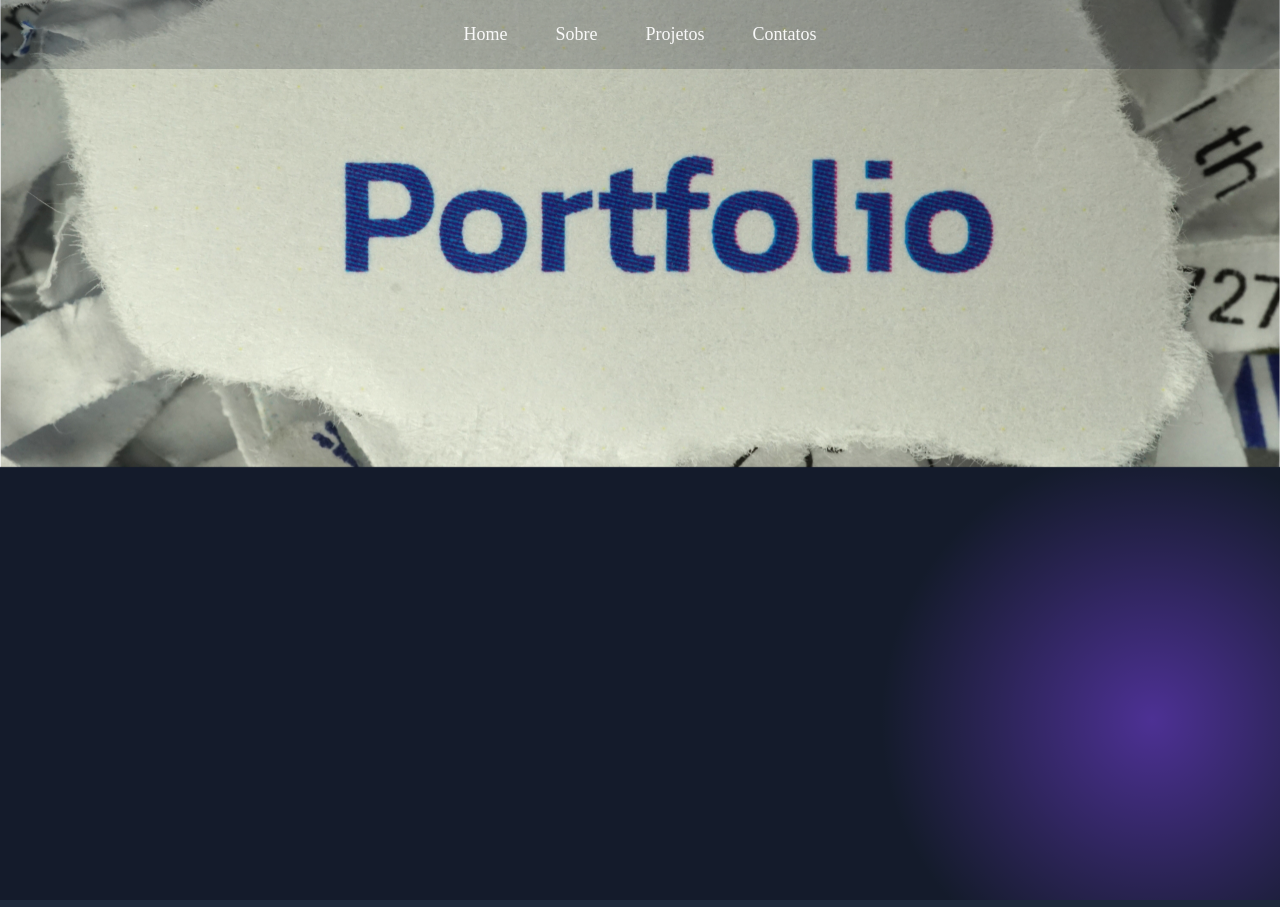
<file: index.html>
<!DOCTYPE html>
<html lang="en">

<head>
    <meta charset="UTF-8">
    <meta name="viewport" content="width=device-width, initial-scale=1.0">
    <link rel="stylesheet" href="style.css">
    <title>portifolio</title>
</head>

<body>

 <div class="particulas"></div>

    <main>

        <nav class="navegacao">
            <ul class="menu">
                <li><a href="index.html" class="menu-link">Home</a></li>
                <li><a href="sobre.html" class="menu-link">Sobre</a></li>
                <li><a href="projetos.html" class="menu-link">Projetos</a></li>
                <li><a href="contatos.html" class="menu-link">Contatos</a></li>
            </ul>
        </nav>


        <img src="./img/portfolio3.png" alt="banner-portifolio" class="banner">

        <a href="sobre.html">
            <div class="botão">
                <div class="container" style="
        --width: 200px;
        --height: 200px;
        --quantity: 10;
        ">

                    <div class="carrosel">
                        <div class="item" style="animation-delay: 1s;"><img src="./img/item1-1.png" alt=""></div>
                        <div class="item" style="animation-delay: 2s;"><img src="./img/item1-2.png" alt=""></div>
                        <div class="item" style="animation-delay: 3s;"><img src="./img/item1-3.png" alt=""></div>
                        <div class="item" style="animation-delay: 4s;"><img src="./img/item1-4.png" alt=""></div>
                        <div class="item" style="animation-delay: 5s;"><img src="./img/item1-5.png" alt=""></div>
                        <div class="item" style="animation-delay: 6s;"><img src="./img/item1-6.png" alt=""></div>
                        <div class="item" style="animation-delay: 7s;"><img src="./img/item1-7.png" alt=""></div>
                        <div class="item" style="animation-delay: 8s;"><img src="./img/item1-8.png" alt=""></div>
                        <div class="item" style="animation-delay: 9s;"><img src="./img/item1-9.png" alt=""></div>
                        <div class="item" style="animation-delay: 10s;"><img src="./img/item1-10.png" alt=""></div>
                    </div>
                </div>
            </div>

        </a>
        <a href="projetos.html">
            <div class="botão">
                <div class="container reverse" style="
        --width: 200px;
        --height: 200px;
        --quantity: 9;
        ">
                    <div class="carrosel">
                        <div class="item2" style="animation-delay: 1s;"><img src="./img/item2-1.png" alt=""></div>
                        <div class="item2" style="animation-delay: 2s;"><img src="./img/item2-2.png" alt=""></div>
                        <div class="item2" style="animation-delay: 3s;"><img src="./img/item2-3.png" alt=""></div>
                        <div class="item2" style="animation-delay: 4s;"><img src="./img/item2-4.png" alt=""></div>
                        <div class="item2" style="animation-delay: 5s;"><img src="./img/item2-5.png" alt=""></div>
                        <div class="item2" style="animation-delay: 6s;"><img src="./img/item2-6.png" alt=""></div>
                        <div class="item2" style="animation-delay: 7s;"><img src="./img/item2-7.png" alt=""></div>
                        <div class="item2" style="animation-delay: 8s;"><img src="./img/item2-8.png" alt=""></div>
                        <div class="item2" style="animation-delay: 9s;"><img src="./img/item2-9.png" alt=""></div>
                    </div>
                </div>
            </div>
        </a>
    </main>





</body>

</html>
</file>
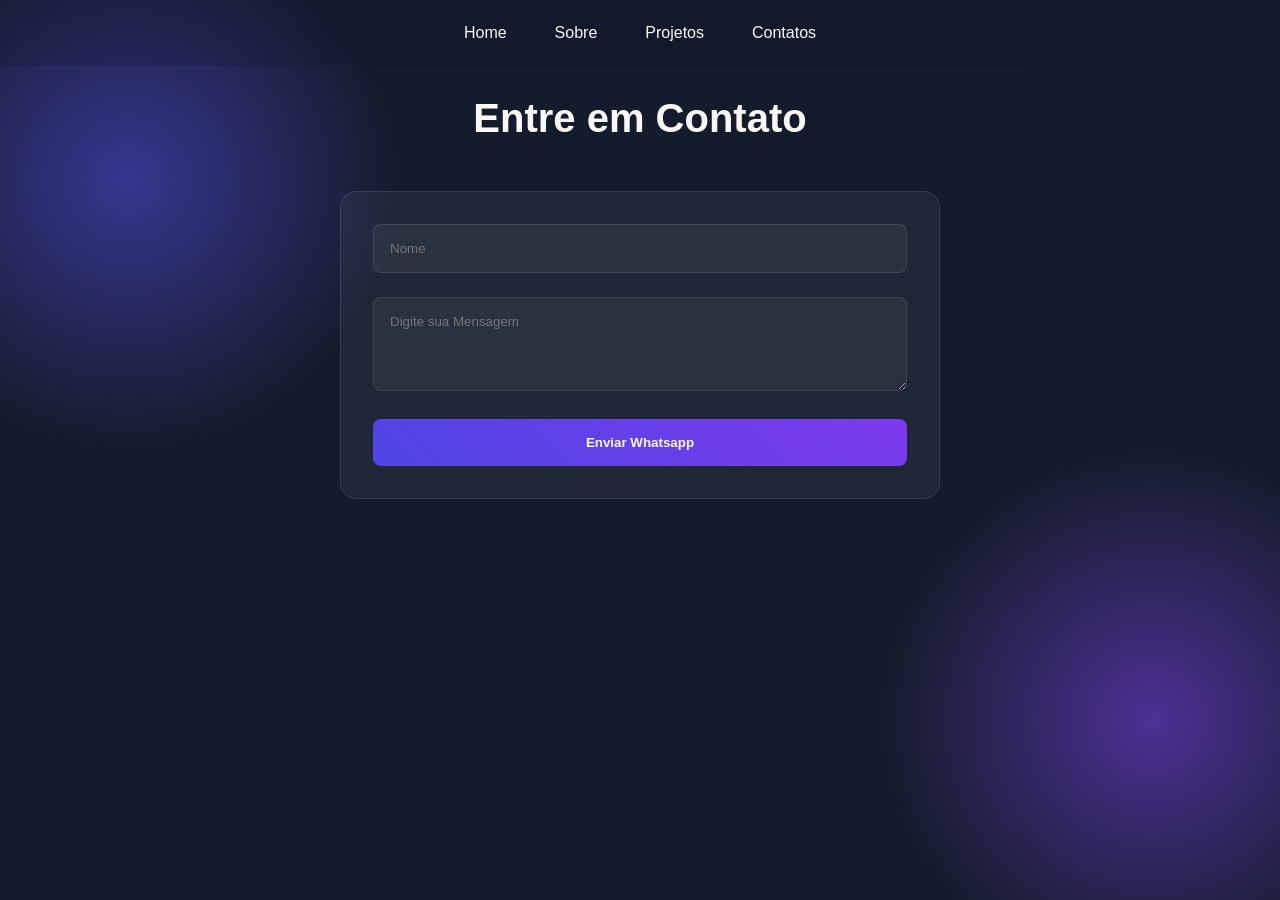
<file: contatos.html>
<!DOCTYPE html>
<html lang="en">

<head>
    <meta charset="UTF-8">
    <meta name="viewport" content="width=device-width, initial-scale=1.0">
    <title>Document</title>
    <link rel="stylesheet" href="index.css">
</head>

<body>

    <div class="particulas"></div>

    <nav class="navegacao">
        <ul class="menu">
            <li><a href="index.html" class="menu-link">Home</a></li>
            <li><a href="sobre.html" class="menu-link">Sobre</a></li>
            <li><a href="projetos.html" class="menu-link">Projetos</a></li>
            <li><a href="contatos.html" class="menu-link">Contatos</a></li>
        </ul>
    </nav>

    <section class="contato">
        <h2 class="contato-titulo">Entre em Contato</h2>
        <form class="formulario-contato" onsubmit="enviarWhats(event)">
            <div class="grupo-form">
                <input placeholder="Nome" class="campo-form" id="nome">
            </div>
            <div class="grupo-form">
                <textarea class="campo-form" placeholder="Digite sua Mensagem" id="mensagem" rows="4"></textarea>
            </div>

            <button type="submit" class="botao-form">Enviar Whatsapp</button>

        </form>
    </section>

    <script>
        function enviarWhats(event) {
            event.preventDefault()

            const nome = document.getElementById('nome').value;
            const mensagem = document.getElementById('mensagem').value;
            const telefone = '5584999223671'

            const texto = `Olá, meu nome é ${nome}, ${mensagem}`
            const msgFormada = encodeURIComponent(texto)

            const url = `https://wa.me/${telefone}?text=${msgFormada}`

            window.open(url, '_blank')
        }
    </script>

</body>

</html>
</file>
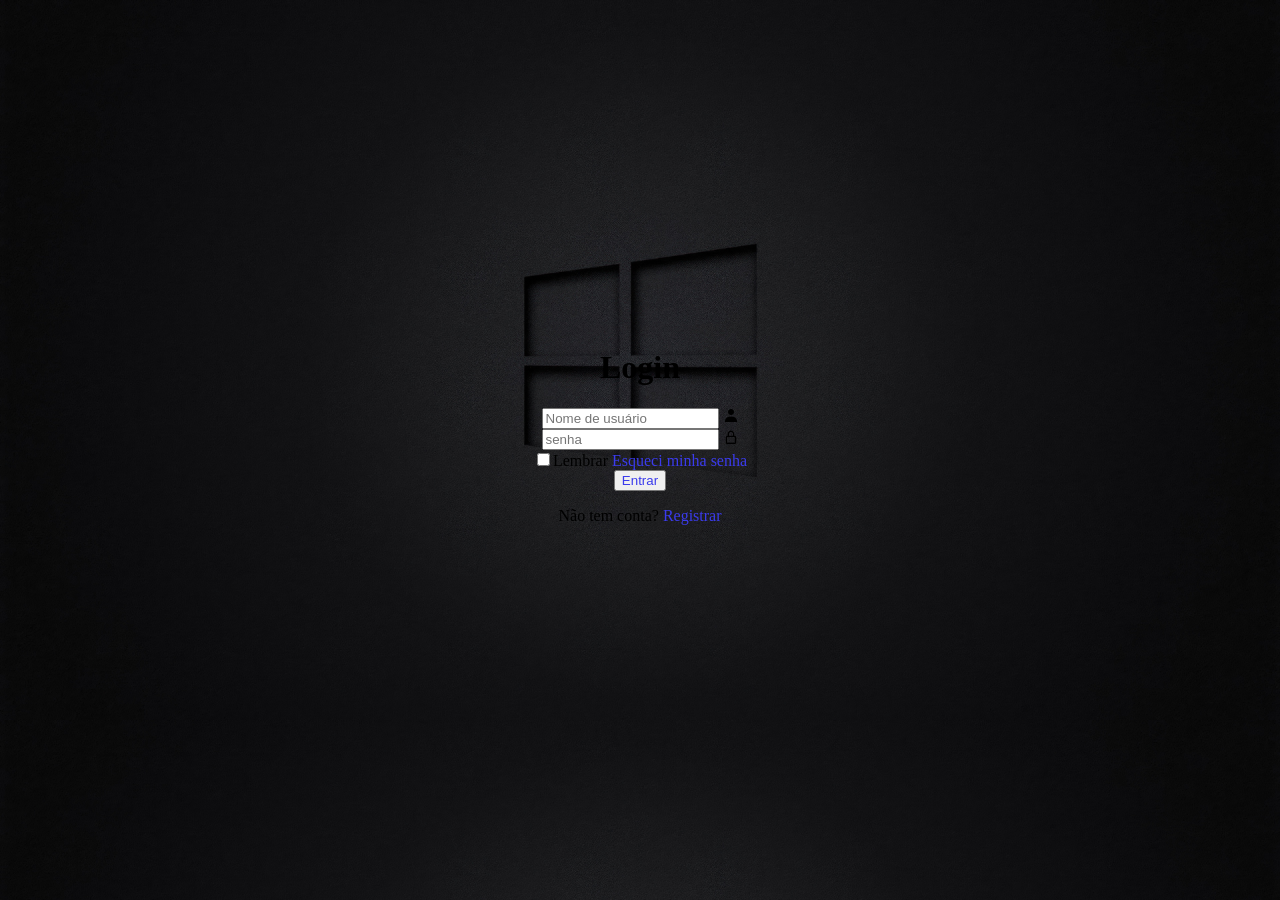
<file: login.html>
<!DOCTYPE html>
<html lang="en">
<head>
    <meta charset="UTF-8">  
    <meta name="viewport" content="width=device-width, initial-scale=1.0">
    <title>teste 01</title>
        <link href='https://unpkg.com/boxicons@2.1.4/css/boxicons.min.css' rel='stylesheet'>
        <link rel="stylesheet" href="login.css">

</head>
<body>

    <div class="formulario">
        <h1>Login</h1> 
        <form >
            <div class="nome">
                <input type="text" placeholder="Nome de usuário" required>
                <i class='bx bxs-user'></i>
            </div>

            <div class="nome">
                <input type="password" placeholder="senha" required>
                <i class='bx bx-lock-alt'></i>
            </div>

            <div>
                <label><input type="checkbox">Lembrar</label>
                <a href="">Esqueci minha senha</a>
            </div>
            
                <button type="submit"; href="https://github.com/">
                    <a href="https://github.com/">Entrar</a>
                </button>
            
                <p>Não tem conta? <a href="">Registrar</a></p>


        </form>
    </div>
</body>
</html>
</file>
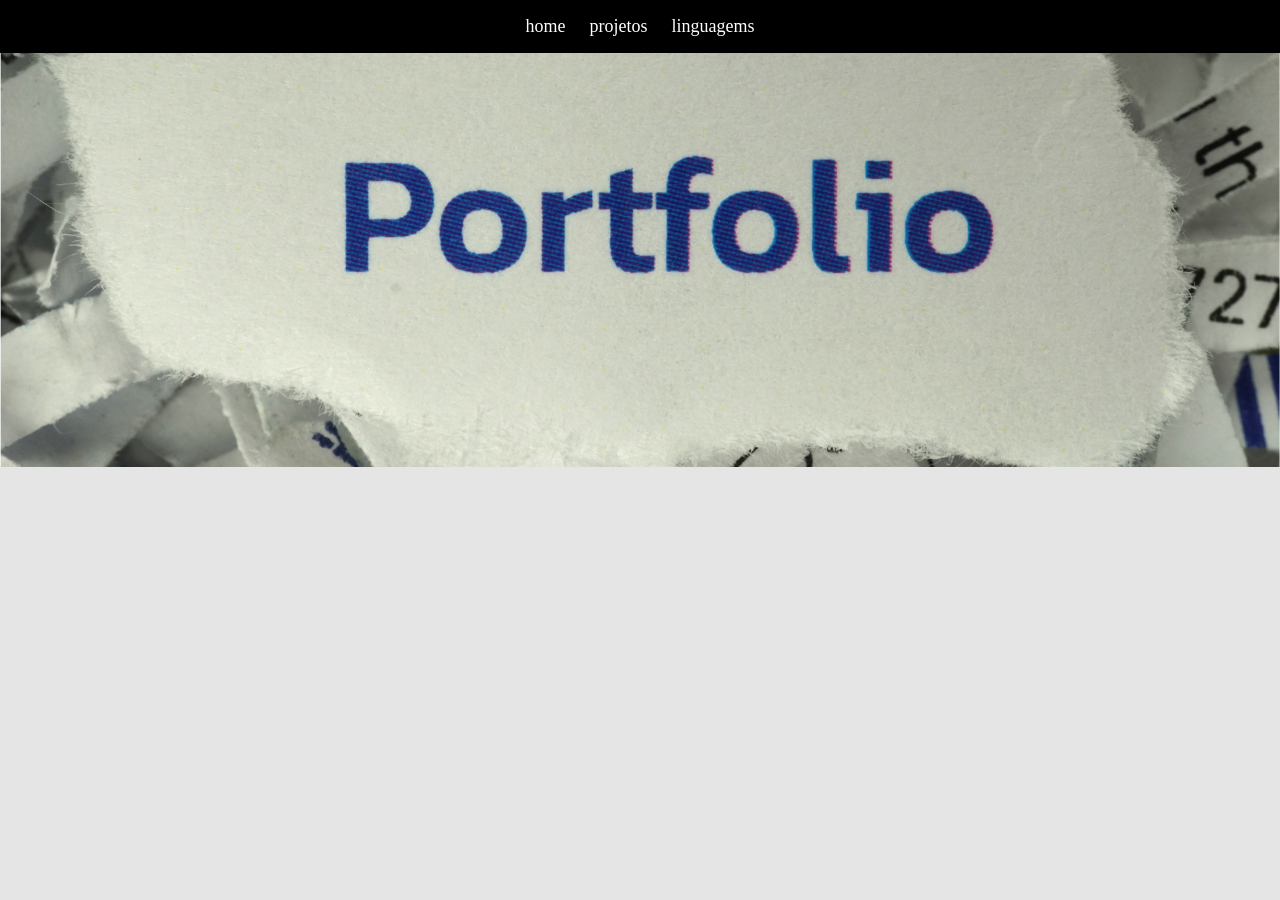
<file: port.html>
<!DOCTYPE html>
<html lang="en">
<head>
    <meta charset="UTF-8">
    <meta name="viewport" content="width=device-width, initial-scale=1.0">
    <link rel="stylesheet" href="port.css">
    <title>portifolio</title>
</head>
<body>
<main>

<nav>
<ul>
    <li>
        <a href="">home</a>
        <a href="">projetos</a>
        <a href="">linguagems</a>

    </li>
</ul>

</nav>


    <img src="./img/portfolio3.png" alt="banner-portifolio" class="banner">

<div class="botão">
    <div class="container" style="
        --width: 200px;
        --height: 200px;
        --quantity: 10;
        ">
        
        <div class="carrosel">
                <div class="item" style="animation-delay: 1s;"><img src="./img/item1-1.png" alt=""></div>
                <div class="item" style="animation-delay: 2s;"><img src="./img/item1-2.png" alt=""></div>
                <div class="item" style="animation-delay: 3s;"><img src="./img/item1-3.png" alt=""></div>
                <div class="item" style="animation-delay: 4s;"><img src="./img/item1-4.png" alt=""></div>
                <div class="item" style="animation-delay: 5s;"><img src="./img/item1-5.png" alt=""></div>
                <div class="item" style="animation-delay: 6s;"><img src="./img/item1-6.png" alt=""></div>
                <div class="item" style="animation-delay: 7s;"><img src="./img/item1-7.png" alt=""></div>
                <div class="item" style="animation-delay: 8s;"><img src="./img/item1-8.png" alt=""></div>
                <div class="item" style="animation-delay: 9s;"><img src="./img/item1-9.png" alt=""></div>
                <div class="item" style="animation-delay: 10s;"><img src="./img/item1-10.png" alt=""></div>
        </div>    
    </div>
</div>
<div class="botão">
    <div class="container reverse"style="
        --width: 200px;
        --height: 200px;
        --quantity: 9;
        ">
        <div class="carrosel">
                <div class="item2" style="animation-delay: 1s;"><img src="./img/item2-1.png" alt=""></div>
                <div class="item2" style="animation-delay: 2s;"><img src="./img/item2-2.png" alt=""></div>
                <div class="item2" style="animation-delay: 3s;"><img src="./img/item2-3.png" alt=""></div>
                <div class="item2" style="animation-delay: 4s;"><img src="./img/item2-4.png" alt=""></div>
                <div class="item2" style="animation-delay: 5s;"><img src="./img/item2-5.png" alt=""></div>
                <div class="item2" style="animation-delay: 6s;"><img src="./img/item2-6.png" alt=""></div>
                <div class="item2" style="animation-delay: 7s;"><img src="./img/item2-7.png" alt=""></div>
                <div class="item2" style="animation-delay: 8s;"><img src="./img/item2-8.png" alt=""></div>
                <div class="item2" style="animation-delay: 9s;"><img src="./img/item2-9.png" alt=""></div>       
        </div>    
    </div>
</div>

</main>




    
</body>
</html>
</file>
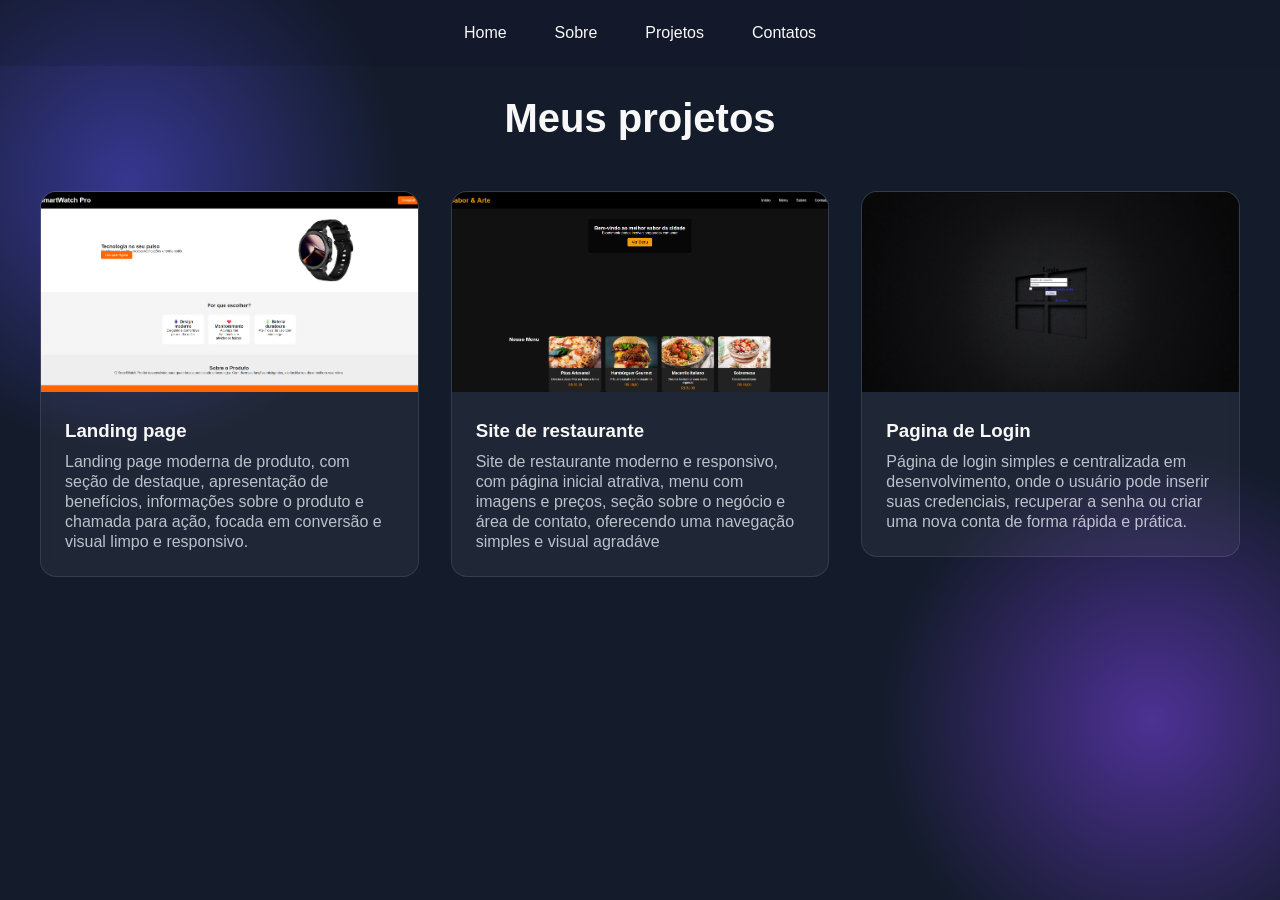
<file: projetos.html>
<!DOCTYPE html>
<html lang="en">

<head>
    <meta charset="UTF-8">
    <meta name="viewport" content="width=device-width, initial-scale=1.0">
    <title>Document</title>
    <link rel="stylesheet" href="index.css">
</head>

<body>

 <div class="particulas"></div>

    <nav class="navegacao">
        <ul class="menu">
            <li><a href="index.html" class="menu-link">Home</a></li>
            <li><a href="sobre.html" class="menu-link">Sobre</a></li>
            <li><a href="projetos.html" class="menu-link">Projetos</a></li>
            <li><a href="contatos.html" class="menu-link">Contatos</a></li>
        </ul>
    </nav>

    <section class="projetos">

        <h2 class="projetos-titulos">Meus projetos</h2>

        <div class="porjetos-caixa">

            <a href="page.html" class="link-projetos">
                <div class="projetos-card">
                    <img src="./img/smart.png" class="projetos-imagem"><img>
                    <div class="caixa-textos-projeto">
                        <h3 class="info-projetos">Landing page</h3>
                        <p class="paragrafo-projetos">Landing page moderna de produto, com seção de destaque,
                            apresentação
                            de benefícios, informações sobre o produto e chamada para ação, focada em conversão e visual
                            limpo e responsivo.</p>
                    </div>
                </div>
            </a>


            <a href="restaurante.html" class="link-projetos">
                <div class="projetos-card">
                    <img src="./img/Captura de tela 2026-04-12 095309.png " class="projetos-imagem"><img>
                    <div class="caixa-textos-projeto">
                        <h3 class="info-projetos">Site de restaurante</h3>
                        <p class="paragrafo-projetos">Site de restaurante moderno e responsivo, com página inicial
                            atrativa,
                            menu com imagens e preços, seção sobre o negócio e área de contato, oferecendo uma navegação
                            simples e visual agradáve </p>
                    </div>
                </div>
            </a>


            <a href="login.html" class="link-projetos">
                <div class="projetos-card">
                    <img src="./img/img.png" class="projetos-imagem"><img>
                    <div class="caixa-textos-projeto">
                        <h3 class="info-projetos">Pagina de Login</h3>
                        <p class="paragrafo-projetos">Página de login simples e centralizada em desenvolvimento, onde o
                            usuário pode inserir suas credenciais, recuperar a senha ou criar uma nova conta de forma
                            rápida e prática.</p>
                    </div>
                </div>
            </a>

        </div>
    </section>

</body>

</html>
</file>
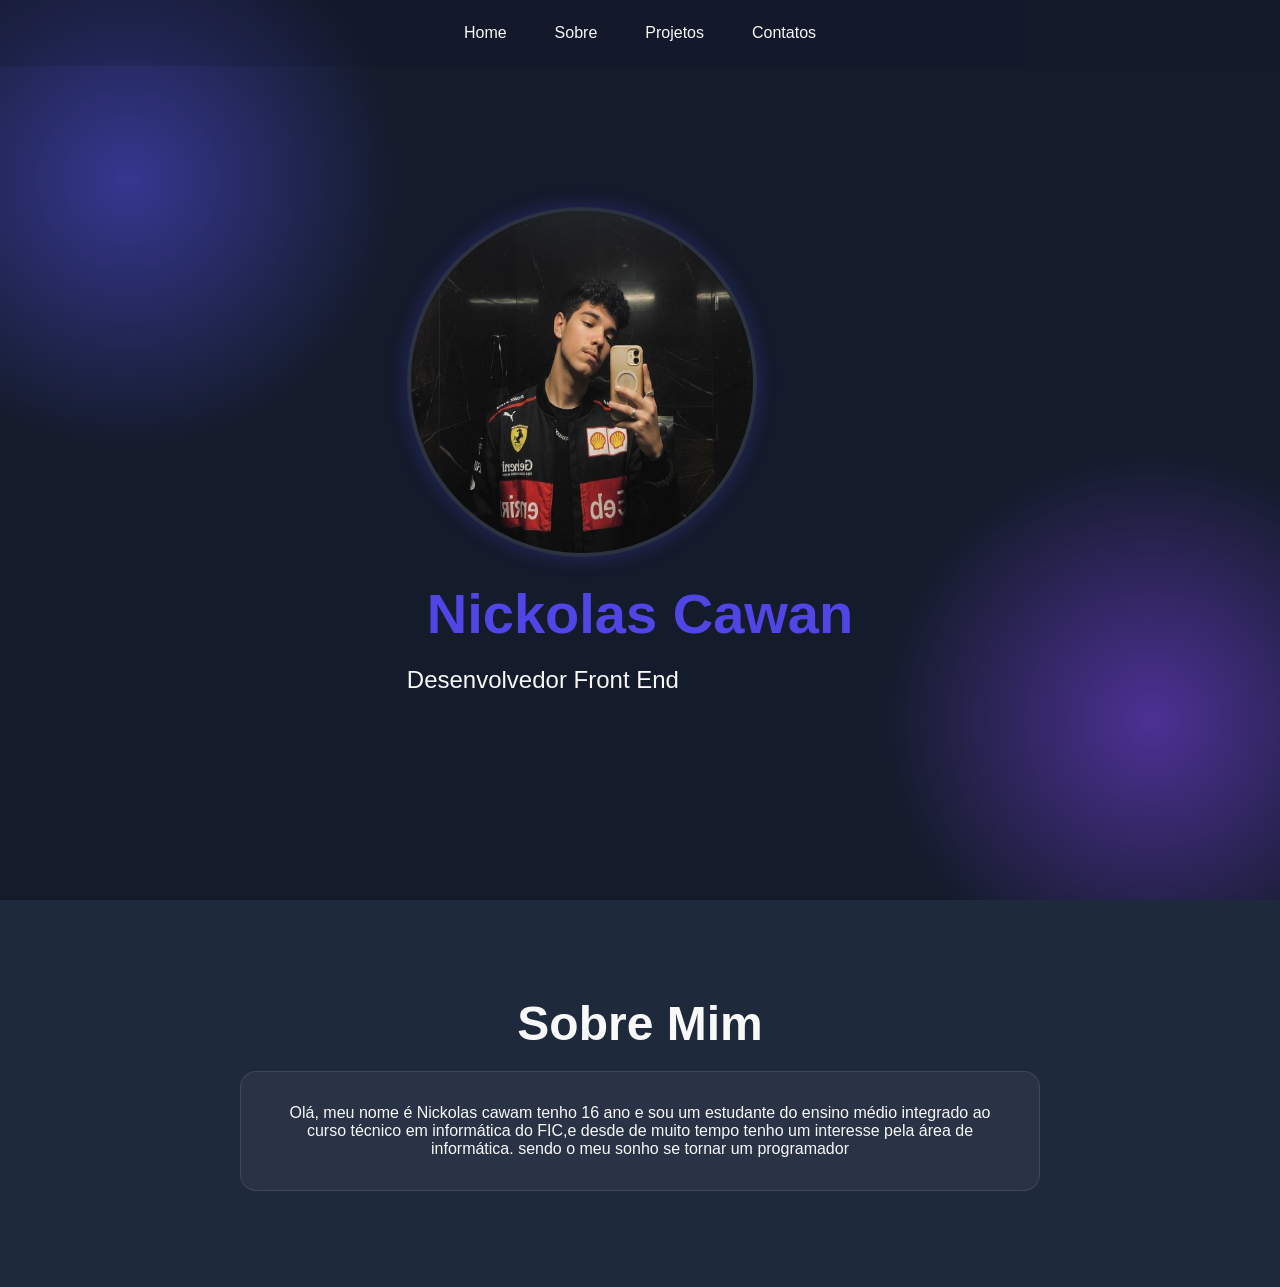
<file: sobre.html>
<!DOCTYPE html>
<html lang="en">

<head>
    <meta charset="UTF-8">
    <meta name="viewport" content="width=device-width, initial-scale=1.0">
    <title>Document</title>
    <link rel="stylesheet" href="index.css">
</head>

<body>

     <div class="particulas"></div>

    <nav class="navegacao">
        <ul class="menu">
            <li><a href="index.html" class="menu-link">Home</a></li>
            <li><a href="sobre.html" class="menu-link">Sobre</a></li>
            <li><a href="projetos.html" class="menu-link">Projetos</a></li>
            <li><a href="contatos.html" class="menu-link">Contatos</a></li>
        </ul>
    </nav>

    <main id="inicio" class="cabecalho">
        <div>
            <img src="./img/WhatsApp Image 2026-01-15 at 21.42.49.jpeg" alt="" class="foto-perfil">
            <h1>Nickolas Cawan</h1>
            <p class="cabecalho-sub-titulo">Desenvolvedor Front End</p>
        </div>
    </main>

    <section id="sobre" class="sobre">
        <h2 class="sobre-titulo">Sobre Mim</h2>
        <div class="sobre-caixa">
            <p class="sobre-paragrafo">
                Olá, meu nome é Nickolas cawam tenho 16 ano e sou um estudante do ensino médio integrado ao curso
                técnico em informática do FIC,e desde de muito tempo tenho um interesse pela área de informática. sendo
                o meu sonho se tornar um programador
            </p>
        </div>
    </section>

</body>

</html>
</file>
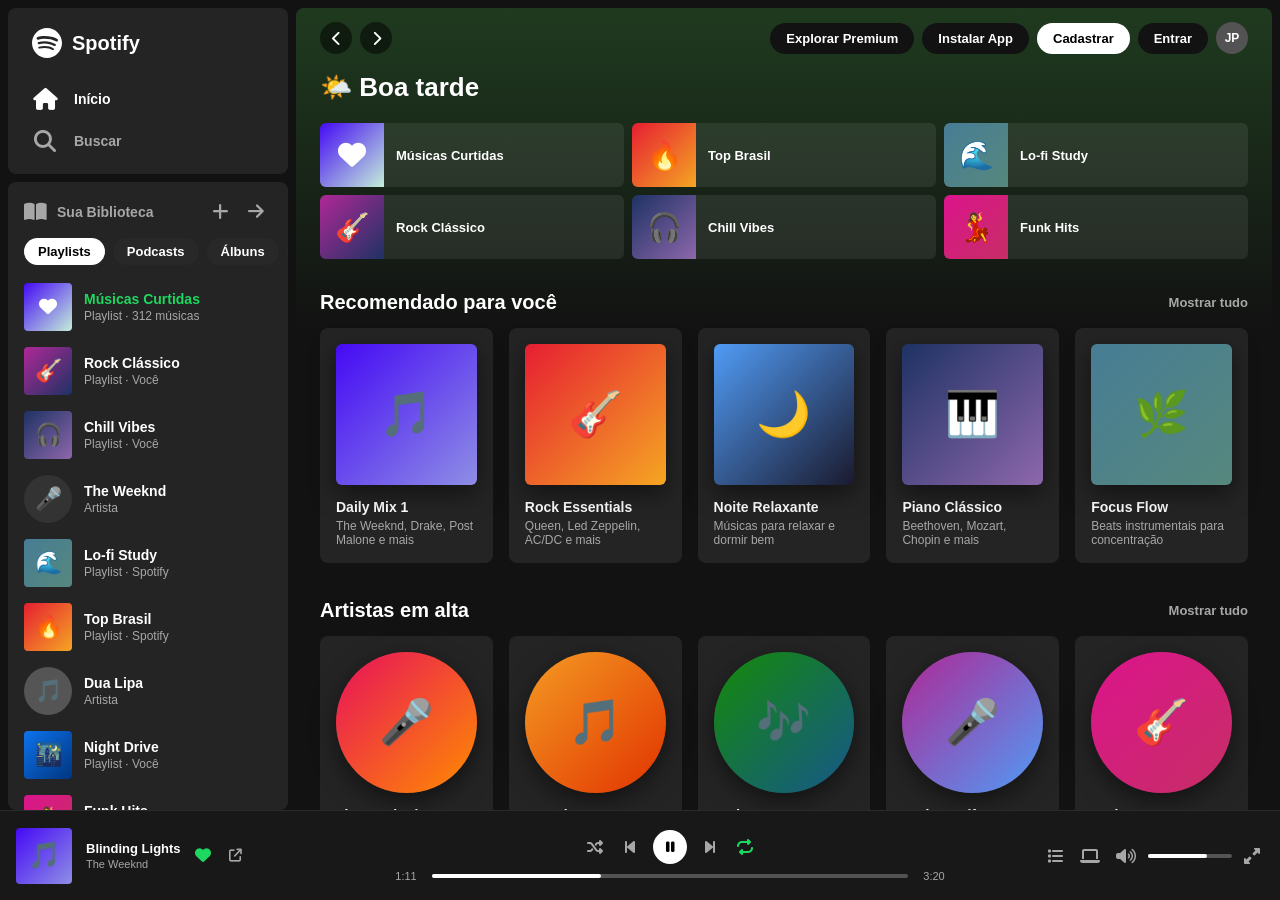
<file: spoty.html>
<!DOCTYPE html>
<html lang="pt-BR">
<head>
  <meta charset="UTF-8" />
  <meta name="viewport" content="width=device-width, initial-scale=1.0" />
  <title>Spotify Clone</title>
  <link rel="stylesheet" href="https://cdnjs.cloudflare.com/ajax/libs/font-awesome/6.5.0/css/all.min.css" />
  
  <style>
    * { margin: 0; padding: 0; box-sizing: border-box; }

    :root {
      --bg-base: #121212;
      --bg-elevated: #242424;
      --bg-elevated-h: #2a2a2a;
      --text-base: #fff;
      --text-sub: #a7a7a7;
      --green: #1ed760;
      --deco: #282828;
      --sidebar-w: 280px;
      --player-h: 90px;
    }

    body {
      font-family: 'Helvetica Neue', Helvetica, Arial, sans-serif;
      background: var(--bg-base);
      color: var(--text-base);
      height: 100vh;
      display: flex;
      flex-direction: column;
      overflow: hidden;
    }

    /* ── LAYOUT ── */
    .layout {
      display: flex;
      flex: 1;
      overflow: hidden;
      gap: 8px;
      padding: 8px 8px 0;
    }

    /* ── SIDEBAR ── */
    .sidebar {
      width: var(--sidebar-w);
      display: flex;
      flex-direction: column;
      gap: 8px;
      flex-shrink: 0;
    }

    .sidebar-top {
      background: var(--bg-elevated);
      border-radius: 8px;
      padding: 20px 12px 12px;
    }

    .logo {
      display: flex;
      align-items: center;
      gap: 10px;
      padding: 0 12px 20px;
      cursor: pointer;
    }

    .logo svg { width: 30px; height: 30px; fill: #fff; }
    .logo span { font-size: 20px; font-weight: 700; }

    .nav-item {
      display: flex;
      align-items: center;
      gap: 16px;
      padding: 10px 12px;
      border-radius: 6px;
      color: var(--text-sub);
      font-weight: 700;
      font-size: 14px;
      cursor: pointer;
      transition: color .2s;
      text-decoration: none;
    }
    .nav-item:hover, .nav-item.active { color: #fff; }
    .nav-item i { font-size: 22px; width: 26px; text-align: center; }

    /* ── LIBRARY ── */
    .library {
      background: var(--bg-elevated);
      border-radius: 8px;
      flex: 1;
      overflow: hidden;
      display: flex;
      flex-direction: column;
    }

    .lib-header {
      display: flex;
      align-items: center;
      justify-content: space-between;
      padding: 14px 16px 6px;
    }

    .lib-header-left {
      display: flex;
      align-items: center;
      gap: 10px;
      color: var(--text-sub);
      font-weight: 700;
      font-size: 14px;
      cursor: pointer;
    }
    .lib-header-left:hover { color: #fff; }
    .lib-header-left i { font-size: 20px; }

    .lib-actions { display: flex; gap: 4px; }

    .icon-btn {
      background: none;
      border: none;
      color: var(--text-sub);
      font-size: 18px;
      cursor: pointer;
      width: 32px; height: 32px;
      border-radius: 50%;
      display: flex; align-items: center; justify-content: center;
      transition: color .2s, background .2s;
    }
    .icon-btn:hover { color: #fff; background: rgba(255,255,255,.1); }

    .lib-filter {
      display: flex;
      gap: 8px;
      padding: 4px 16px 10px;
      overflow-x: auto;
    }
    .lib-filter::-webkit-scrollbar { display: none; }

    .chip {
      background: var(--deco);
      color: #fff;
      border: none;
      border-radius: 20px;
      padding: 6px 14px;
      font-size: 13px;
      font-weight: 600;
      cursor: pointer;
      white-space: nowrap;
      transition: background .2s;
    }
    .chip:hover { background: #333; }
    .chip.active { background: #fff; color: #000; }

    .lib-list {
      overflow-y: auto;
      flex: 1;
      padding: 0 8px 8px;
    }
    .lib-list::-webkit-scrollbar { width: 4px; }
    .lib-list::-webkit-scrollbar-thumb { background: rgba(255,255,255,.15); border-radius: 4px; }

    .lib-item {
      display: flex;
      align-items: center;
      gap: 12px;
      padding: 8px;
      border-radius: 6px;
      cursor: pointer;
      transition: background .2s;
    }
    .lib-item:hover { background: rgba(255,255,255,.07); }

    .lib-thumb {
      width: 48px; height: 48px;
      border-radius: 4px;
      display: flex; align-items: center; justify-content: center;
      font-size: 22px;
      flex-shrink: 0;
    }
    .lib-thumb.round { border-radius: 50%; }

    .lib-info { overflow: hidden; }

    .lib-name {
      font-size: 14px; font-weight: 600;
      white-space: nowrap; overflow: hidden; text-overflow: ellipsis;
    }
    .lib-name.green { color: var(--green); }

    .lib-sub {
      font-size: 12px; color: var(--text-sub);
      margin-top: 2px;
      white-space: nowrap; overflow: hidden; text-overflow: ellipsis;
    }

    /* ── MAIN ── */
    .main {
      flex: 1;
      background: linear-gradient(180deg, #1f3a1f 0%, var(--bg-base) 40%);
      border-radius: 8px;
      overflow-y: auto;
    }
    .main::-webkit-scrollbar { width: 6px; }
    .main::-webkit-scrollbar-thumb { background: rgba(255,255,255,.15); border-radius: 4px; }

    /* ── TOPBAR ── */
    .topbar {
      position: sticky; top: 0; z-index: 10;
      display: flex; align-items: center; justify-content: space-between;
      padding: 14px 24px;
    }

    .topbar-nav { display: flex; gap: 8px; }

    .top-btn {
      background: rgba(0,0,0,.5);
      border: none; color: #fff;
      width: 32px; height: 32px;
      border-radius: 50%; font-size: 15px;
      cursor: pointer;
      display: flex; align-items: center; justify-content: center;
      transition: background .2s;
    }
    .top-btn:hover { background: rgba(0,0,0,.7); }

    .topbar-right { display: flex; align-items: center; gap: 8px; }

    .pill {
      background: var(--bg-base);
      border: none; color: #fff;
      font-size: 13px; font-weight: 700;
      padding: 8px 16px;
      border-radius: 20px;
      cursor: pointer;
      transition: background .2s, transform .1s;
    }
    .pill:hover { background: #333; transform: scale(1.03); }
    .pill.white { background: #fff; color: #000; }
    .pill.white:hover { background: #e8e8e8; }

    .avatar {
      width: 32px; height: 32px;
      background: #535353;
      border-radius: 50%;
      display: flex; align-items: center; justify-content: center;
      font-size: 12px; font-weight: 700;
      cursor: pointer;
      transition: background .2s;
    }
    .avatar:hover { background: #666; }

    /* ── PAGE ── */
    .page { padding: 0 24px 32px; }

    h1.greeting { font-size: 26px; font-weight: 700; margin: 4px 0 20px; }

    .sec-title {
      font-size: 20px; font-weight: 700;
      margin-bottom: 14px;
      display: flex; justify-content: space-between; align-items: center;
    }
    .sec-title a {
      color: var(--text-sub); font-size: 13px; font-weight: 700;
      text-decoration: none;
    }
    .sec-title a:hover { color: #fff; text-decoration: underline; }

    /* ── QUICK GRID ── */
    .quick-grid {
      display: grid;
      grid-template-columns: repeat(3, 1fr);
      gap: 8px;
      margin-bottom: 32px;
    }

    .quick-item {
      background: rgba(255,255,255,.08);
      border-radius: 6px;
      display: flex; align-items: center; gap: 12px;
      cursor: pointer; overflow: hidden;
      transition: background .2s;
      position: relative;
    }
    .quick-item:hover { background: rgba(255,255,255,.15); }
    .quick-item:hover .q-play { opacity: 1; transform: translateY(0); }

    .quick-thumb {
      width: 64px; height: 64px;
      flex-shrink: 0;
      display: flex; align-items: center; justify-content: center;
      font-size: 28px;
    }

    .quick-label {
      font-size: 13px; font-weight: 700;
      flex: 1; padding-right: 4px;
    }

    .q-play {
      width: 40px; height: 40px;
      background: var(--green);
      border-radius: 50%;
      display: flex; align-items: center; justify-content: center;
      font-size: 16px; color: #000;
      margin-right: 12px;
      opacity: 0; transform: translateY(4px);
      transition: opacity .2s, transform .2s;
      box-shadow: 0 8px 24px rgba(0,0,0,.5);
      flex-shrink: 0;
    }

    /* ── CARDS GRID ── */
    .cards-grid {
      display: grid;
      grid-template-columns: repeat(5, 1fr);
      gap: 16px;
      margin-bottom: 36px;
    }

    .card {
      background: var(--bg-elevated);
      border-radius: 8px;
      padding: 16px;
      cursor: pointer;
      transition: background .2s;
      position: relative;
    }
    .card:hover { background: var(--bg-elevated-h); }
    .card:hover .c-play { opacity: 1; transform: translateY(0); }

    .card-thumb {
      width: 100%; aspect-ratio: 1;
      border-radius: 6px;
      margin-bottom: 14px;
      display: flex; align-items: center; justify-content: center;
      font-size: 44px;
      position: relative;
      box-shadow: 0 8px 24px rgba(0,0,0,.5);
      overflow: hidden;
    }
    .card-thumb.round { border-radius: 50%; }

    .c-play {
      position: absolute; bottom: 8px; right: 8px;
      width: 48px; height: 48px;
      background: var(--green);
      border-radius: 50%;
      display: flex; align-items: center; justify-content: center;
      font-size: 20px; color: #000;
      opacity: 0; transform: translateY(8px);
      transition: opacity .2s, transform .2s;
      box-shadow: 0 8px 24px rgba(0,0,0,.5);
    }

    .card-name {
      font-size: 14px; font-weight: 700;
      margin-bottom: 4px;
      white-space: nowrap; overflow: hidden; text-overflow: ellipsis;
    }

    .card-desc {
      font-size: 12px; color: var(--text-sub);
      display: -webkit-box;
      -webkit-line-clamp: 2;
      -webkit-box-orient: vertical;
      overflow: hidden;
    }

    /* Gradients */
    .g1 { background: linear-gradient(135deg,#450af5,#8e8ee5); }
    .g2 { background: linear-gradient(135deg,#e61e32,#f5a623); }
    .g3 { background: linear-gradient(135deg,#509bf5,#1a1a2e); }
    .g4 { background: linear-gradient(135deg,#1e3264,#8d67ab); }
    .g5 { background: linear-gradient(135deg,#477d95,#56887d); }
    .g6 { background: linear-gradient(135deg,#e8115b,#ff8c00); }
    .g7 { background: linear-gradient(135deg,#f59b23,#e13300); }
    .g8 { background: linear-gradient(135deg,#148a08,#16578a); }
    .g9 { background: linear-gradient(135deg,#af2896,#509bf5); }
    .g10 { background: linear-gradient(135deg,#dc148c,#c62e65); }
    .g11 { background: linear-gradient(135deg,#b02897,#1e3264); }
    .g12 { background: linear-gradient(135deg,#0d73ec,#003580); }

    /* ── PLAYER ── */
    .player {
      height: var(--player-h);
      background: #181818;
      border-top: 1px solid #2a2a2a;
      display: flex; align-items: center;
      padding: 0 16px; gap: 16px;
      flex-shrink: 0;
    }

    .p-left {
      display: flex; align-items: center; gap: 14px;
      width: 280px; min-width: 180px;
    }

    .p-thumb {
      width: 56px; height: 56px;
      border-radius: 4px;
      display: flex; align-items: center; justify-content: center;
      font-size: 26px; flex-shrink: 0;
    }

    .p-info { overflow: hidden; }

    .p-name {
      font-size: 13px; font-weight: 600;
      white-space: nowrap; overflow: hidden; text-overflow: ellipsis;
      cursor: pointer;
    }
    .p-name:hover { text-decoration: underline; }

    .p-artist {
      font-size: 11px; color: var(--text-sub);
      margin-top: 2px;
      white-space: nowrap; overflow: hidden; text-overflow: ellipsis;
      cursor: pointer;
    }
    .p-artist:hover { text-decoration: underline; color: #fff; }

    .p-like {
      font-size: 16px; color: var(--text-sub);
      cursor: pointer; flex-shrink: 0;
      transition: color .2s, transform .15s;
      border: none; background: none;
    }
    .p-like:hover { color: #fff; transform: scale(1.1); }
    .p-like.liked { color: var(--green); }

    .p-center {
      flex: 1;
      display: flex; flex-direction: column; align-items: center; gap: 6px;
    }

    .p-controls {
      display: flex; align-items: center; gap: 14px;
    }

    .ctrl {
      background: none; border: none;
      color: var(--text-sub); font-size: 16px;
      cursor: pointer; padding: 4px;
      border-radius: 50%;
      display: flex; align-items: center; justify-content: center;
      transition: color .2s, transform .15s;
    }
    .ctrl:hover { color: #fff; transform: scale(1.07); }
    .ctrl.on { color: var(--green); }

    .play-btn {
      background: #fff; color: #000;
      width: 34px; height: 34px;
      border-radius: 50%; border: none;
      font-size: 14px; cursor: pointer;
      display: flex; align-items: center; justify-content: center;
      transition: transform .15s, background .2s;
    }
    .play-btn:hover { transform: scale(1.07); background: #ddd; }

    .p-bar {
      display: flex; align-items: center; gap: 10px;
      width: 100%; max-width: 560px;
    }

    .p-time {
      font-size: 11px; color: var(--text-sub);
      width: 32px; text-align: center; flex-shrink: 0;
    }

    .track-bar {
      flex: 1; height: 4px;
      background: #535353;
      border-radius: 2px; cursor: pointer; position: relative;
    }
    .track-fill {
      height: 100%; background: #fff;
      border-radius: 2px; width: 35%; position: relative;
      transition: background .2s;
    }
    .track-bar:hover .track-fill { background: var(--green); }
    .track-dot {
      width: 12px; height: 12px; background: #fff;
      border-radius: 50%;
      position: absolute; right: -6px; top: 50%;
      transform: translateY(-50%);
      opacity: 0; transition: opacity .2s;
    }
    .track-bar:hover .track-dot { opacity: 1; }

    .p-right {
      display: flex; align-items: center; gap: 8px;
      width: 220px; justify-content: flex-end; min-width: 160px;
    }

    .vol-bar {
      width: 90px; height: 4px;
      background: #535353; border-radius: 2px;
      cursor: pointer; position: relative;
    }
    .vol-fill {
      height: 100%; background: #fff; border-radius: 2px; width: 70%;
      transition: background .2s; position: relative;
    }
    .vol-bar:hover .vol-fill { background: var(--green); }
    .vol-dot {
      width: 12px; height: 12px; background: #fff;
      border-radius: 50%;
      position: absolute; right: -6px; top: 50%;
      transform: translateY(-50%);
      opacity: 0; transition: opacity .2s;
    }
    .vol-bar:hover .vol-dot { opacity: 1; }
  </style>
</head>
<body>

<div class="layout">

  <!-- ── SIDEBAR ── -->
  <aside class="sidebar">

    <div class="sidebar-top">
      <div class="logo">
        <svg viewBox="0 0 24 24"><path d="M12 0C5.4 0 0 5.4 0 12s5.4 12 12 12 12-5.4 12-12S18.66 0 12 0zm5.521 17.34c-.24.359-.66.48-1.021.24-2.82-1.74-6.36-2.101-10.561-1.141-.418.122-.779-.179-.899-.539-.12-.421.18-.78.54-.9 4.56-1.021 8.52-.6 11.64 1.32.42.18.479.659.301 1.02zm1.44-3.3c-.301.42-.841.6-1.262.3-3.239-1.98-8.159-2.58-11.939-1.38-.479.12-1.02-.12-1.14-.6-.12-.48.12-1.021.6-1.141C9.6 9.9 15 10.561 18.72 12.84c.361.181.54.78.241 1.2zm.12-3.36C15.24 8.4 8.82 8.16 5.16 9.301c-.6.179-1.2-.181-1.38-.721-.18-.601.18-1.2.72-1.381 4.26-1.26 11.28-1.02 15.721 1.621.539.3.719 1.02.419 1.56-.299.421-1.02.599-1.559.3z"/></svg>
        <span>Spotify</span>
      </div>
      <nav>
        <a class="nav-item active" href="#"><i class="fa-solid fa-house"></i> Início</a>
        <a class="nav-item" href="#"><i class="fa-solid fa-magnifying-glass"></i> Buscar</a>
      </nav>
    </div>

    <div class="library">
      <div class="lib-header">
        <div class="lib-header-left">
          <i class="fa-solid fa-book-open"></i>
          <span>Sua Biblioteca</span>
        </div>
        <div class="lib-actions">
          <button class="icon-btn"><i class="fa-solid fa-plus"></i></button>
          <button class="icon-btn"><i class="fa-solid fa-arrow-right"></i></button>
        </div>
      </div>

      <div class="lib-filter">
        <button class="chip active">Playlists</button>
        <button class="chip">Podcasts</button>
        <button class="chip">Álbuns</button>
        <button class="chip">Artistas</button>
      </div>

      <div class="lib-list">
        <!-- Liked Songs -->
        <div class="lib-item">
          <div class="lib-thumb" style="background:linear-gradient(135deg,#450af5,#c4efd9)">
            <i class="fa-solid fa-heart" style="color:#fff;font-size:18px"></i>
          </div>
          <div class="lib-info">
            <div class="lib-name green">Músicas Curtidas</div>
            <div class="lib-sub">Playlist · 312 músicas</div>
          </div>
        </div>
        <div class="lib-item">
          <div class="lib-thumb g11">🎸</div>
          <div class="lib-info"><div class="lib-name">Rock Clássico</div><div class="lib-sub">Playlist · Você</div></div>
        </div>
        <div class="lib-item">
          <div class="lib-thumb g4">🎧</div>
          <div class="lib-info"><div class="lib-name">Chill Vibes</div><div class="lib-sub">Playlist · Você</div></div>
        </div>
        <div class="lib-item">
          <div class="lib-thumb round" style="background:#333">🎤</div>
          <div class="lib-info"><div class="lib-name">The Weeknd</div><div class="lib-sub">Artista</div></div>
        </div>
        <div class="lib-item">
          <div class="lib-thumb g5">🌊</div>
          <div class="lib-info"><div class="lib-name">Lo-fi Study</div><div class="lib-sub">Playlist · Spotify</div></div>
        </div>
        <div class="lib-item">
          <div class="lib-thumb g2">🔥</div>
          <div class="lib-info"><div class="lib-name">Top Brasil</div><div class="lib-sub">Playlist · Spotify</div></div>
        </div>
        <div class="lib-item">
          <div class="lib-thumb round" style="background:#555">🎵</div>
          <div class="lib-info"><div class="lib-name">Dua Lipa</div><div class="lib-sub">Artista</div></div>
        </div>
        <div class="lib-item">
          <div class="lib-thumb g12">🌃</div>
          <div class="lib-info"><div class="lib-name">Night Drive</div><div class="lib-sub">Playlist · Você</div></div>
        </div>
        <div class="lib-item">
          <div class="lib-thumb g10">💃</div>
          <div class="lib-info"><div class="lib-name">Funk Hits</div><div class="lib-sub">Playlist · Spotify</div></div>
        </div>
        <div class="lib-item">
          <div class="lib-thumb g8">💪</div>
          <div class="lib-info"><div class="lib-name">Workout Mix</div><div class="lib-sub">Playlist · Você</div></div>
        </div>
        <div class="lib-item">
          <div class="lib-thumb round" style="background:#404040">🎹</div>
          <div class="lib-info"><div class="lib-name">Coldplay</div><div class="lib-sub">Artista</div></div>
        </div>
        <div class="lib-item">
          <div class="lib-thumb g9">🎸</div>
          <div class="lib-info"><div class="lib-name">Pop Português</div><div class="lib-sub">Playlist · Spotify</div></div>
        </div>
      </div>
    </div>

  </aside>

  <!-- ── MAIN ── -->
  <main class="main">

    <div class="topbar">
      <div class="topbar-nav">
        <button class="top-btn"><i class="fa-solid fa-chevron-left"></i></button>
        <button class="top-btn"><i class="fa-solid fa-chevron-right"></i></button>
      </div>
      <div class="topbar-right">
        <button class="pill">Explorar Premium</button>
        <button class="pill">Instalar App</button>
        <button class="pill white">Cadastrar</button>
        <button class="pill">Entrar</button>
        <div class="avatar">JP</div>
      </div>
    </div>

    <div class="page">
      <h1 class="greeting">🌤️ Boa tarde</h1>

      <!-- Quick picks -->
      <div class="quick-grid">
        <div class="quick-item">
          <div class="quick-thumb" style="background:linear-gradient(135deg,#450af5,#c4efd9)"><i class="fa-solid fa-heart" style="color:#fff"></i></div>
          <span class="quick-label">Músicas Curtidas</span>
          <div class="q-play"><i class="fa-solid fa-play"></i></div>
        </div>
        <div class="quick-item">
          <div class="quick-thumb g2">🔥</div>
          <span class="quick-label">Top Brasil</span>
          <div class="q-play"><i class="fa-solid fa-play"></i></div>
        </div>
        <div class="quick-item">
          <div class="quick-thumb g5">🌊</div>
          <span class="quick-label">Lo-fi Study</span>
          <div class="q-play"><i class="fa-solid fa-play"></i></div>
        </div>
        <div class="quick-item">
          <div class="quick-thumb g11">🎸</div>
          <span class="quick-label">Rock Clássico</span>
          <div class="q-play"><i class="fa-solid fa-play"></i></div>
        </div>
        <div class="quick-item">
          <div class="quick-thumb g4">🎧</div>
          <span class="quick-label">Chill Vibes</span>
          <div class="q-play"><i class="fa-solid fa-play"></i></div>
        </div>
        <div class="quick-item">
          <div class="quick-thumb g10">💃</div>
          <span class="quick-label">Funk Hits</span>
          <div class="q-play"><i class="fa-solid fa-play"></i></div>
        </div>
      </div>

      <!-- Recommended -->
      <div class="sec-title">Recomendado para você <a href="#">Mostrar tudo</a></div>
      <div class="cards-grid">
        <div class="card">
          <div class="card-thumb g1">🎵<div class="c-play"><i class="fa-solid fa-play"></i></div></div>
          <div class="card-name">Daily Mix 1</div>
          <div class="card-desc">The Weeknd, Drake, Post Malone e mais</div>
        </div>
        <div class="card">
          <div class="card-thumb g2">🎸<div class="c-play"><i class="fa-solid fa-play"></i></div></div>
          <div class="card-name">Rock Essentials</div>
          <div class="card-desc">Queen, Led Zeppelin, AC/DC e mais</div>
        </div>
        <div class="card">
          <div class="card-thumb g3">🌙<div class="c-play"><i class="fa-solid fa-play"></i></div></div>
          <div class="card-name">Noite Relaxante</div>
          <div class="card-desc">Músicas para relaxar e dormir bem</div>
        </div>
        <div class="card">
          <div class="card-thumb g4">🎹<div class="c-play"><i class="fa-solid fa-play"></i></div></div>
          <div class="card-name">Piano Clássico</div>
          <div class="card-desc">Beethoven, Mozart, Chopin e mais</div>
        </div>
        <div class="card">
          <div class="card-thumb g5">🌿<div class="c-play"><i class="fa-solid fa-play"></i></div></div>
          <div class="card-name">Focus Flow</div>
          <div class="card-desc">Beats instrumentais para concentração</div>
        </div>
      </div>

      <!-- Top Artists -->
      <div class="sec-title">Artistas em alta <a href="#">Mostrar tudo</a></div>
      <div class="cards-grid">
        <div class="card">
          <div class="card-thumb round g6">🎤<div class="c-play"><i class="fa-solid fa-play"></i></div></div>
          <div class="card-name">The Weeknd</div>
          <div class="card-desc">Artista</div>
        </div>
        <div class="card">
          <div class="card-thumb round g7">🎵<div class="c-play"><i class="fa-solid fa-play"></i></div></div>
          <div class="card-name">Dua Lipa</div>
          <div class="card-desc">Artista</div>
        </div>
        <div class="card">
          <div class="card-thumb round g8">🎶<div class="c-play"><i class="fa-solid fa-play"></i></div></div>
          <div class="card-name">Bad Bunny</div>
          <div class="card-desc">Artista</div>
        </div>
        <div class="card">
          <div class="card-thumb round g9">🎤<div class="c-play"><i class="fa-solid fa-play"></i></div></div>
          <div class="card-name">Taylor Swift</div>
          <div class="card-desc">Artista</div>
        </div>
        <div class="card">
          <div class="card-thumb round g10">🎸<div class="c-play"><i class="fa-solid fa-play"></i></div></div>
          <div class="card-name">Drake</div>
          <div class="card-desc">Artista</div>
        </div>
      </div>

      <!-- Recently Played -->
      <div class="sec-title">Tocadas Recentemente <a href="#">Mostrar tudo</a></div>
      <div class="cards-grid">
        <div class="card">
          <div class="card-thumb g9">🌃<div class="c-play"><i class="fa-solid fa-play"></i></div></div>
          <div class="card-name">Night Drive</div>
          <div class="card-desc">Playlist curada para dirigir à noite</div>
        </div>
        <div class="card">
          <div class="card-thumb g8">💪<div class="c-play"><i class="fa-solid fa-play"></i></div></div>
          <div class="card-name">Workout Mix</div>
          <div class="card-desc">As melhores batidas para treinar</div>
        </div>
        <div class="card">
          <div class="card-thumb g7">🎙️<div class="c-play"><i class="fa-solid fa-play"></i></div></div>
          <div class="card-name">Funk Hits 2024</div>
          <div class="card-desc">Os maiores funks do Brasil</div>
        </div>
        <div class="card">
          <div class="card-thumb g1">🎶<div class="c-play"><i class="fa-solid fa-play"></i></div></div>
          <div class="card-name">Pop Internacional</div>
          <div class="card-desc">Os maiores hits do pop mundial</div>
        </div>
        <div class="card">
          <div class="card-thumb g3">🏖️<div class="c-play"><i class="fa-solid fa-play"></i></div></div>
          <div class="card-name">Verão Sempre</div>
          <div class="card-desc">Playlist tropical para qualquer hora</div>
        </div>
      </div>
    </div>
  </main>

</div>

<!-- ── PLAYER BAR ── -->
<footer class="player">

  <div class="p-left">
    <div class="p-thumb g1">🎵</div>
    <div class="p-info">
      <div class="p-name">Blinding Lights</div>
      <div class="p-artist">The Weeknd</div>
    </div>
    <button class="p-like liked" id="likeBtn" onclick="toggleLike()">
      <i class="fa-solid fa-heart"></i>
    </button>
    <button class="ctrl" style="font-size:13px"><i class="fa-solid fa-arrow-up-right-from-square"></i></button>
  </div>

  <div class="p-center">
    <div class="p-controls">
      <button class="ctrl" title="Aleatório"><i class="fa-solid fa-shuffle"></i></button>
      <button class="ctrl" title="Anterior"><i class="fa-solid fa-backward-step"></i></button>
      <button class="play-btn" id="playBtn" onclick="togglePlay()" title="Pausar/Play">
        <i class="fa-solid fa-pause" id="playIcon"></i>
      </button>
      <button class="ctrl" title="Próxima"><i class="fa-solid fa-forward-step"></i></button>
      <button class="ctrl on" title="Repetir"><i class="fa-solid fa-repeat"></i></button>
    </div>
    <div class="p-bar">
      <span class="p-time" id="curTime">1:23</span>
      <div class="track-bar" id="trackBar" onclick="seek(event)">
        <div class="track-fill" id="trackFill">
          <div class="track-dot"></div>
        </div>
      </div>
      <span class="p-time">3:20</span>
    </div>
  </div>

  <div class="p-right">
    <button class="ctrl"><i class="fa-solid fa-list"></i></button>
    <button class="ctrl"><i class="fa-solid fa-laptop"></i></button>
    <button class="ctrl"><i class="fa-solid fa-volume-high"></i></button>
    <div class="vol-bar">
      <div class="vol-fill"><div class="vol-dot"></div></div>
    </div>
    <button class="ctrl"><i class="fa-solid fa-up-right-and-down-left-from-center"></i></button>
  </div>

</footer>

<script>
  // Chips toggle
  document.querySelectorAll('.chip').forEach(c => {
    c.addEventListener('click', () => {
      document.querySelectorAll('.chip').forEach(x => x.classList.remove('active'));
      c.classList.add('active');
    });
  });

  // Play/Pause
  let playing = true;
  function togglePlay() {
    const icon = document.getElementById('playIcon');
    playing = !playing;
    icon.className = playing ? 'fa-solid fa-pause' : 'fa-solid fa-play';
  }

  // Like
  function toggleLike() {
    const btn = document.getElementById('likeBtn');
    const icon = btn.querySelector('i');
    btn.classList.toggle('liked');
    if (btn.classList.contains('liked')) {
      icon.className = 'fa-solid fa-heart';
    } else {
      icon.className = 'fa-regular fa-heart';
    }
  }

  // Seek
  function seek(e) {
    const bar = document.getElementById('trackBar');
    const rect = bar.getBoundingClientRect();
    const pct = Math.max(0, Math.min(1, (e.clientX - rect.left) / rect.width));
    document.getElementById('trackFill').style.width = (pct * 100) + '%';
    const total = 200;
    const cur = Math.floor(pct * total);
    document.getElementById('curTime').textContent =
      Math.floor(cur/60) + ':' + String(cur%60).padStart(2,'0');
  }

  // Auto progress
  let pct = 0.35, totalSecs = 200;
  setInterval(() => {
    if (!playing) return;
    pct = (pct + 1/totalSecs) % 1;
    document.getElementById('trackFill').style.width = (pct * 100) + '%';
    const cur = Math.floor(pct * totalSecs);
    document.getElementById('curTime').textContent =
      Math.floor(cur/60) + ':' + String(cur%60).padStart(2,'0');
  }, 1000);
</script>

</body>
</html>
</file>
<file: style.css>
*{
margin:0 ;
padding: 0;
box-sizing: border-box;
}
body{
    background-color: var(--escuro);
    color: var(--claro);
    max-width: 100%;
    overflow-x: hidden;
}

main{
    display: flex;
    flex-direction: column;
    gap: 0px;
    width: 100%;
}

.container{
    width:100% ;
    height:var(--height);
}

.carrossel{
width: 100%;
display: flex;
position: relative;
}

.item{
width:var(--width);
height: var(--height);
position: absolute;
left:100% ;
animation: autoRun 10s linear infinite;
cursor: pointer;
padding: 0;
margin: 0;
}

.item2{
width:var(--width);
height: var(--height);
position: absolute;
left:100% ;
animation: autoRun 9s linear infinite;
cursor: pointer;
padding: 0;
margin: 0;
}

.container.reverse .item{
    animation: reverseRun 10s linear infinite;

}

.container.reverse .item2{
    animation: reverseRun 9s linear infinite;

}

.item img{
    width: 100%;
}

.item2 img{
    width:100%;
}

@keyframes autoRun {
    from{
        left: 100%;
    }
    to{
      left: -50px;  
    }
}

@keyframes reverseRun {
 from{
        left: -200px;
    }
    to{
      left: 100%;  
    }

}

.banner{
    padding: 0;
    margin: 0;
    display: flex;
}

.botão{
cursor: pointer;
transition: transform 0.3s ease, background-color 0.3s ease;


}

.botão:hover{
    transform: scale(1.2);
}


a{    
text-decoration: none;
color: white;
font-size: 18px;
padding: 10px;
}

@media (max-width: 600px) {
    .carrossel {
        flex-direction: column;
        align-items: center;
    }
    
    .item, .item2 {
        margin-bottom: 10px;
        
    }

    .item{
margin-left: 2remx  ;

    }

}

.navegacao {
    position: fixed;
    top: 0;
    background-color: rgba(15, 23, 42, 0.2);
    width: 100%;
    z-index: 100;
    padding: 1.5rem;
}

.menu{
    display: flex;
    justify-content: center;
    list-style: none;
    gap: 3rem;
}

.menu-link{
    text-decoration: none;
    color: var(--claro);
    font-weight: 500;
    position: relative;
    padding:0.5rem 0;
}

.menu-link::after{
    content: '';
    height: 2px;
    width: 0;
    position: absolute;
    bottom: 0;
    left: 0; 
    background: linear-gradient(90deg, var(--primaria), var(--secundaria));
    transition: width 0.5s ease;
}

.menu-link:hover::after{

    width: 100%;
}

.cabecalho{
    min-height: 100vh;
    
}

:root {
  --primaria:#4f46e5;
  --secundaria:#7c3aed;
  --escuro:#1e293b;
  --claro:#f8f8f8;
  --maisEscuro:#0a0f1c;
  --vidro: rgba(255,255,255,0.1);
}


.particulas {
    position: fixed;
    top: 0;
    left: 0;
    width: 100%;
    height: 100%;
    z-index: -1;
    opacity: 0.5;
    background:
        radial-gradient(circle at 10% 20%, var(--primaria) 0%, transparent 20%),
        radial-gradient(circle at 90% 80%, var(--secundaria) 0%, transparent 20%),
        var(--maisEscuro);
}
</file>
<file: index.css>
* {
    margin: 0;
    padding: 0;
    box-sizing: border-box;
    font-family: 'Segoe UI', Tahoma, Geneva, Verdana, sans-serif;
}

html {
    scroll-behavior: smooth;
}

:root {
    --primaria: #4f46e5;
    --secundaria: #7c3aed;
    --escuro: #1e293b;
    --claro: #f8f8f8;
    --maisEscuro: #0a0f1c;
    --vidro: rgba(255, 255, 255, 0.1);
}

body {
    background-color: var(--escuro);
    color: var(--claro);
}

.navegacao {
    position: fixed;
    top: 0;
    background-color: rgba(15, 23, 42, 0.2);
    width: 100%;
    z-index: 100;
    padding: 1.5rem;
}

.menu {
    display: flex;
    justify-content: center;
    list-style: none;
    gap: 3rem;
}

.menu-link {
    text-decoration: none;
    color: var(--claro);
    font-weight: 500;
    position: relative;
    padding: 0.5rem 0;
}

.menu-link::after {
    content: '';
    height: 2px;
    width: 0;
    position: absolute;
    bottom: 0;
    left: 0;
    background: linear-gradient(90deg, var(--primaria), var(--secundaria));
    transition: width 0.5s ease;
}

.menu-link:hover::after {

    width: 100%;
}

.cabecalho {
    min-height: 100vh;
    display: flex;
    justify-content: center;
    align-items: center;
    flex-direction: column;
}

.foto-perfil {
    width: 350px;
    height: 350px;
    box-shadow: 0 0 20px rgb(79, 70, 229, 0.3);
    border-radius: 50%;
    border: 4px solid var(--vidro);
    animation: flutuar 5s ease-in-out infinite;
}

h1 {
    font-size: 3.5rem;
    color: var(--primaria);
    font-weight: bold;
    margin: 20px;

}

.cabecalho-sub-titulo {
    font-size: 1.5rem;
    color: var(--claro);
}

.sobre {
    padding: 6rem 2rem;

}

.sobre-titulo {
    font-size: 3rem;
    caret-color: var(--claro);
    text-align: center;
    margin-bottom: 20px;
}

.sobre-caixa {
    padding: 2rem;
    max-width: 800px;
    margin: 0 auto;
    border-radius: 16px;
    border: 1px solid var(--vidro);
    backdrop-filter: blur(10px);
    background: rgba(255, 255, 255, 0.05);
}

.sobre-paragrafo {
    text-align: center;
    font-size: 1.3 rem;

}

.projetos {
    padding: 6rem 2rem;
}

.projetos-imagem {

    height: 200px;
    width: 100%;
    object-fit: cover;

}

.projetos-titulos {
    text-align: center;
    font-size: 2.5rem;
    margin-bottom: 50px;
}

.projetos-card:hover {
    box-shadow: 0 10px 20px rgba(74, 70, 229, 0.2);
    transform: translateY(-10px) scale(1.03);
    transition: all 0.5s ease;
    cursor: pointer;
}

.porjetos-caixa {
    display: grid;
    grid-template-columns: repeat(auto-fit, minmax(300px, 1fr));
    gap: 2rem;
    max-width: 1200px;
    margin: 0 auto;
}

.projetos-card {
    background: rgba(255, 255, 255, 0.05);
    border-radius: 16px;
    backdrop-filter: blur(5px);
    border: 1px solid var(--vidro);
    overflow: hidden;
}

.info-projetos {
    margin-bottom: 10px;

}

.paragrafo-projetos {
    color: rgb(226, 232, 240, 0.8);
    line-height: 1.25rem;

}

.caixa-textos-paragrafo {
    padding: 1rem;
}

.link-projetos {
    text-decoration: none;
    color: var(--claro);
}

.caixa-textos-projeto {
    padding: 1.5rem;
}

.contato {
    padding: 6rem 2rem;

}

.contato-titulo {
    text-align: center;
    font-size: 2.5rem;
    margin-bottom: 50px;

}

.formulario-contato {
    max-width: 600px;
    margin: 0 auto;
    background: rgba(255, 255, 255, 0.05);
    backdrop-filter: blur(5px);
    padding: 2rem;
    border: 1px solid var(--vidro);
    border-radius: 16px;
}


.campo-form {
    width: 100%;
    padding: 1rem;
    background: rgba(255, 255, 255, 0.05);
    border-radius: 8px;
    color: var(--claro);
    border: 1px solid var(--vidro);
    outline: none;

}

.grupo-form {
    margin-bottom: 1.5rem;

}

.botao-form {
    color: var(--claro);
    background: linear-gradient(45deg, var(--primaria), var(--secundaria));
    padding: 1rem 2rem;
    border: none;
    border-radius: 8px;
    cursor: pointer;
    font-weight: bold;
    width: 100%;
    transition: all 0.5 ease;
}

.botao-form:hover {
    transform: translateY(-4px);
    box-shadow: 0 5px 15px rgba(79, 70, 229, 0.4);

}

.particulas {
    position: fixed;
    top: 0;
    left: 0;
    width: 100%;
    height: 100%;
    z-index: -1;
    opacity: 0.5;
    background:
        radial-gradient(circle at 10% 20%, var(--primaria) 0%, transparent 20%),
        radial-gradient(circle at 90% 80%, var(--secundaria) 0%, transparent 20%),
        var(--maisEscuro);
}

@keyframes flutuar {
    0%, 100%{
        transform: translateY(0);
    }

    50%{
        transform: translateY(-20px);
    }
}
</file>
<file: login.css>
body {
    background-image: url('img/windows-10-dark-3840x2160-26140.jpg');
    background-size: cover;
    text-align: center;
    
}

a {
    text-decoration: none;
    color: rgb(59, 59, 236);
}

.formulario{
padding-top: 20rem;
text-align: center;

}
</file>
<file: port.css>
*{
margin:0 ;
padding: 0;
box-sizing: border-box;
}
body{
    background-color: #e5e5e5;
    max-width: 100%;
}

main{
    display: flex;
    flex-direction: column;
    gap: 0px;
    width: 100%;

}

.container{
    width:100% ;
    height:var(--height);
}

.carrossel{
width: 100%;
display: flex;
position: relative;
}

.item{
width:var(--width);
height: var(--height);
position: absolute;
left:100% ;
animation: autoRun 10s linear infinite;
cursor: pointer;
padding: 0;
margin: 0;
}

.item2{
width:var(--width);
height: var(--height);
position: absolute;
left:100% ;
animation: autoRun 9s linear infinite;
cursor: pointer;
padding: 0;
margin: 0;
}

.container.reverse .item{
    animation: reverseRun 10s linear infinite;

}

.container.reverse .item2{
    animation: reverseRun 9s linear infinite;

}

.item img{
    width: 100%;
}

.item2 img{
    width:100%;
}

@keyframes autoRun {
    from{
        left: 100%;
    }
    to{
      left: -50px;  
    }
}

@keyframes reverseRun {
 from{
        left: -200px;
    }
    to{
      left: 100%;  
    }

}

.banner{
    padding: 0;
    margin: 0;
    display: flex;
}

.botão{
cursor: pointer;
transition: transform 0.3s ease, background-color 0.3s ease;


}

.botão:hover{
    transform: scale(1.2);
}

nav{
    display: flex;
    justify-content: center;
    padding: 1rem;
    background-color: black;
    position: fixed;
    width: 100%;
}

a{    
text-decoration: none;
color: white;
font-size: 18px;
padding: 10px;
}

@media (max-width: 600px) {
    .carrossel {
        flex-direction: column;
        align-items: center;
    }
    
    .item, .item2 {
        margin-bottom: 10px;
        
    }

    .item{
margin-left: 2remx  ;

    }

}
</file>
